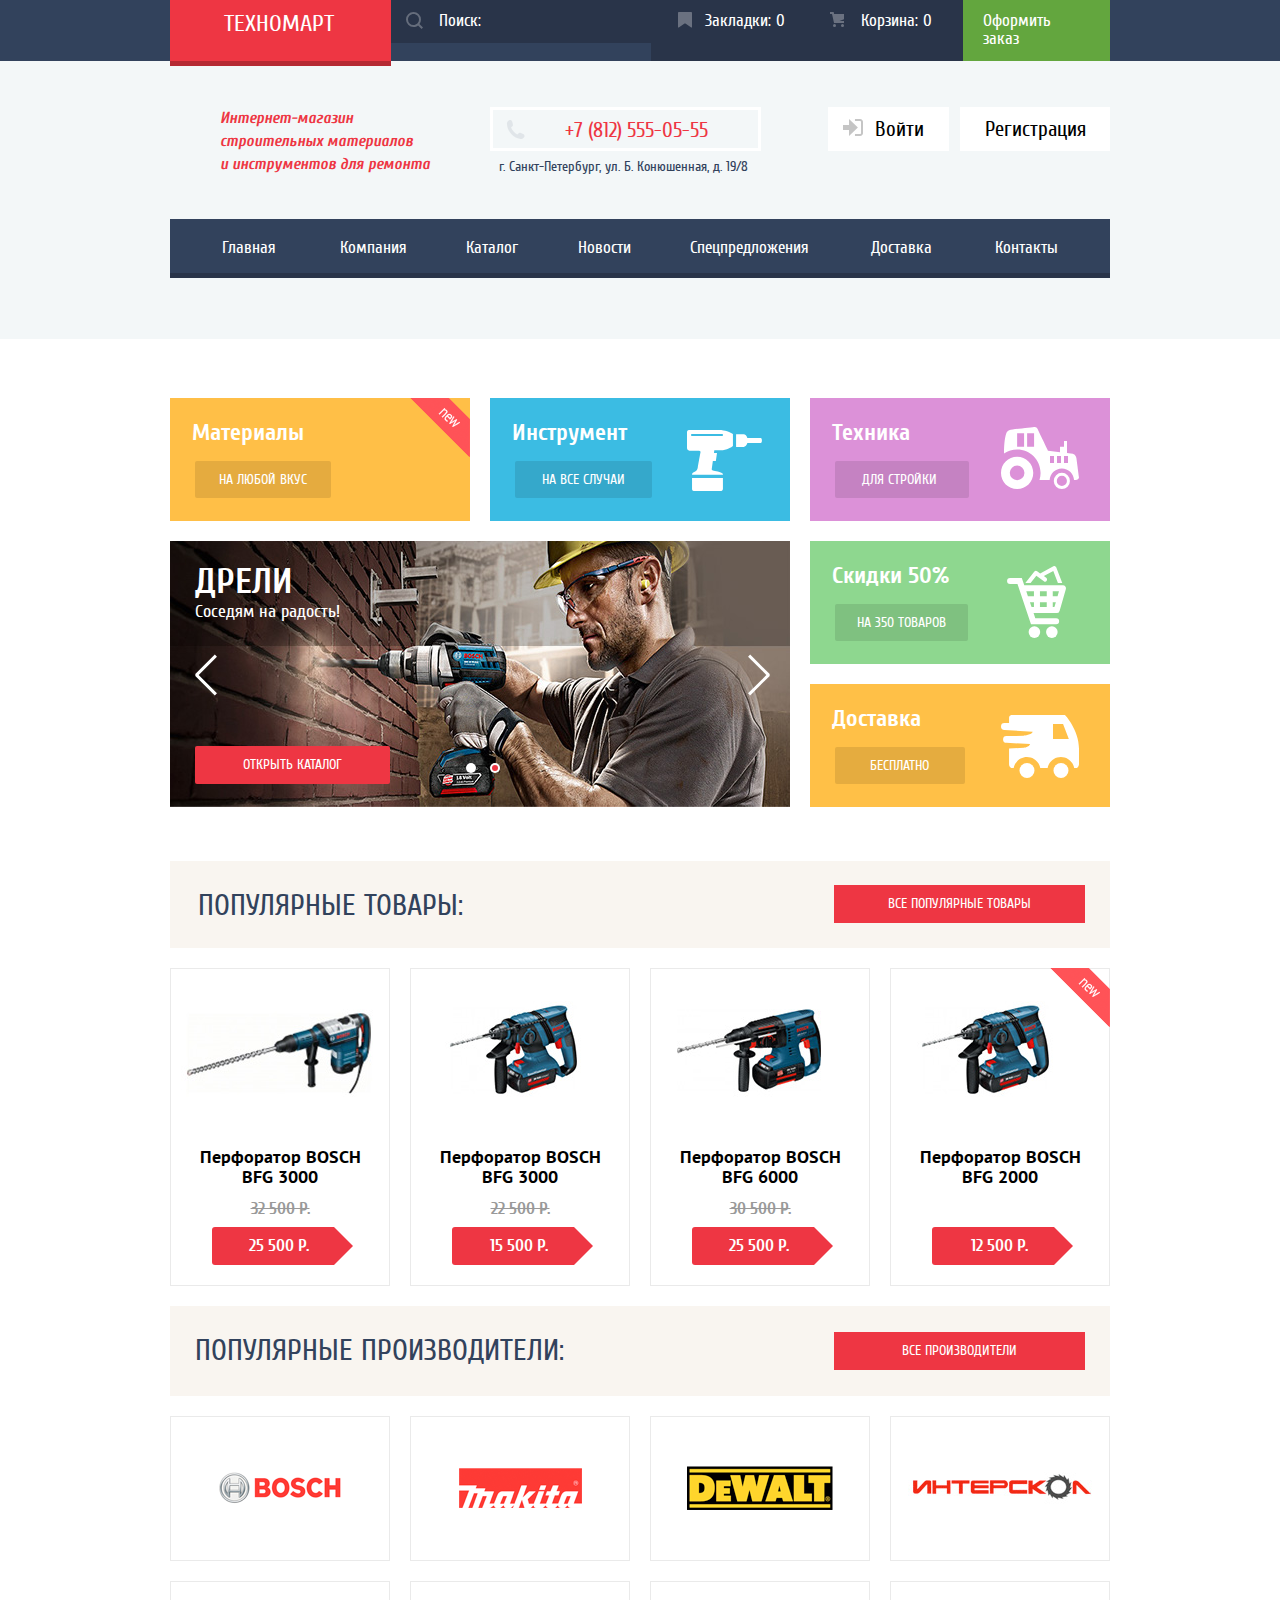
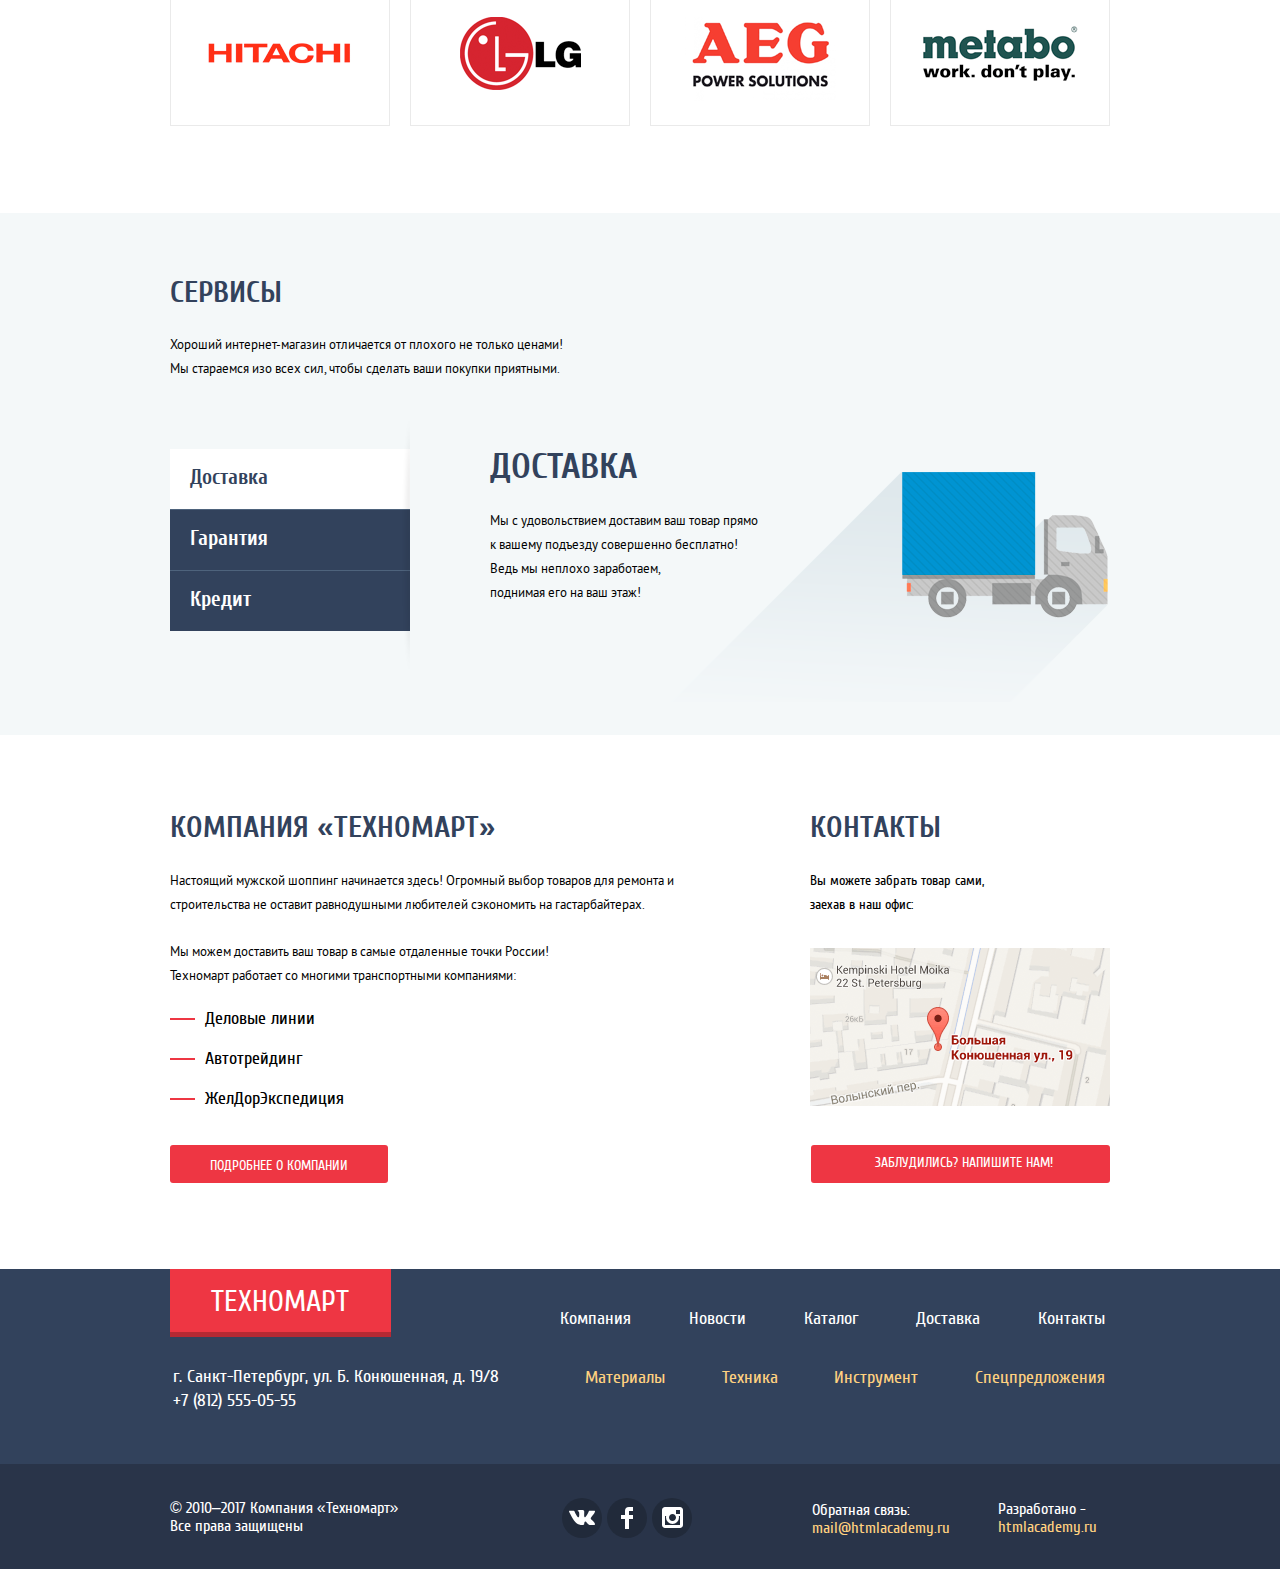
<file: index.html>
<!DOCTYPE html>
<html lang="ru">
  <head>
    <meta charset="utf-8">
    <title>HTML Academy: Техномарт</title>
    <link href="https://fonts.googleapis.com/css?family=Cuprum:400,700&amp;subset=cyrillic" rel="stylesheet">
    <link href="css/normalize.css" rel="stylesheet">
    <link rel="stylesheet" href="css/style.min.css">
  </head>

  <body>
    <header class="main-header">
      <section class="top-header">
        <div class="top-header-wrapper">
          <a class="logo logo-header">Техномарт</a>
          <form class="search-header" action="https://htmlacademy.ru" method="GET">
            <input type="search" name="search" id="search-field" placeholder="Поиск:">
            <label class="icon-search" for="search-field">
              <svg xmlns="http://www.w3.org/2000/svg" width="17" height="17" viewBox="0 0 17 17"><path fill="#ffffff" d="M17 15.586l-3.542-3.542A7.465 7.465 0 0 0 15 7.5 7.5 7.5 0 1 0 7.5 15c1.71 0 3.282-.579 4.544-1.542L15.586 17 17 15.586zM2 7.5C2 4.467 4.467 2 7.5 2 10.532 2 13 4.467 13 7.5c0 3.032-2.468 5.5-5.5 5.5A5.506 5.506 0 0 1 2 7.5z"/></svg>
              <span class="visually-hidden">Поле поиска</span>
            </label>
          </form>
          <a class="bookmarks" href="#">Закладки:<span>0</span></a>
          <a class="basket" href="#">Корзина:<span>0</span></a>
          <a class="to-order" href="#">Оформить заказ</a>
        </div>
      </section>

      <section class="middle-header">
        <div class="middle-header-wrapper">
          <h1 class="main-title">Интернет-магазин строительных материалов &#160; и инструментов для ремонта</h1>
            <div class="contacts">
            <p class="phone">+7 (812) 555-05-55</p>
            <p class="address">г. Санкт-Петербург, ул. Б. Конюшенная, д. 19/8</p>
          </div>
          <div class="user-log">
            <a class="login-link" href="#"><svg xmlns="http://www.w3.org/2000/svg" width="20" height="17" viewBox="0 0 20 17"><path fill="#c5c5c5" d="M14.875 8.5L6 0v6H0v5h6v6z"/><path fill="#c5c5c5" d="M16.986 15.01h-5.027V17h5.027c2.178 0 3.004-1.81 3.029-3.026V3.028C19.99 1.811 19.164 0 16.986 0h-5.027v1.99h5.027c.839 0 .992.681 1.01 1.057v10.904c-.017.376-.171 1.059-1.01 1.059z"/></svg>Войти</a>
            <a class="registration-link" href="#">Регистрация</a>
          </div>
          <div class="bottom-header">
            <ul class="main-navigation">
              <li class="main-navigation-item"><a href="index.html">Главная</a></li>
              <li class="main-navigation-item"><a href="#">Компания</a></li>
              <li class="main-navigation-item"><a href="catalog.html">Каталог</a></li>
              <li class="main-navigation-item"><a href="#">Новости</a></li>
              <li class="main-navigation-item"><a href="#">Спецпредложения</a></li>
              <li class="main-navigation-item"><a href="#">Доставка</a></li>
              <li class="main-navigation-item"><a href="#">Контакты</a></li>
            </ul>
          </div>
        </div>
      </section>
    </header>

    <main>
      <div class="container">
        <section class="features">
          <h2 class="visually-hidden">Товары и услуги</h2>
          <ul class="goods-list">
            <li class="goods-item goods-item-materials">
              <h3 class="features-title">Материалы</h3>
              <a class="features-button features-button-materials" href="#">На любой вкус</a>
            </li>
            <li class="goods-item goods-item-tool">
              <h3 class="features-title">Инструмент</h3>
              <a class="features-button features-button-tool" href="#">На все случаи</a>
            </li>
            <li class="goods-item goods-item-technics">
              <h3 class="features-title">Техника</h3>
              <a class="features-button features-button-technics" href="#">Для стройки</a>
            </li>
          </ul>

          <div class="features-wrapper">
            <div class="features-slider">
              <input class="visually-hidden" type="radio" id="product-1" name="toggle">
              <input class="visually-hidden" type="radio" id="product-2" name="toggle" checked>
              <div class="slider-controls">
                <label class="slider-controls-item slider-controls-item--1" for="product-1">Переключатель на первый слайд</label>
                <label class="slider-controls-item slider-controls-item--2" for="product-2">Переключатель на второй слайд</label>
              </div>
              <ul class="slider-controls-buttons">
                <li class="slider-control-one"><span class="visually-hidden">Переключатель на первый слайд</span></li>
                <li class="slider-control-two slide-off"><span class="visually-hidden">Переключатель на второй слайд</span></li>
              </ul>
              <ul class="features-slider-list">
                <li class="features-slider-item">
                  <h3 class="features-slider-title">Перфораторы</h3>
                  <p class="features-slider-description">Настоящие мужские игрушки</p>
                  <a class="slider-item-button button" href="catalog.html">Открыть каталог</a>
                </li>
                <li class="features-slider-item">
                  <h3 class="features-slider-title">Дрели</h3>
                  <p class="features-slider-description">Соседям на радость!</p>
                  <a class="slider-item-link" href="catalog.html">Открыть каталог</a>
                </li>
              </ul>
            </div>

            <ul class="features-list">
              <li class="features-item features-item-discount">
                <h3 class="features-title">Скидки 50%</h3>
                <a class="features-button features-button-discount" href="#">На 350 товаров</a>
              </li>
              <li class="features-item features-item-delivery">
                <h3 class="features-title">Доставка</h3>
                <a class="features-button features-button-delivery" href="#">Бесплатно</a>
              </li>
            </ul>
          </div>
        </section>

        <section class="popular-goods">
          <div class="popular-goods-header">
            <h2 class="popular-goods-title">Популярные товары:</h2>
            <a class="button popular-goods-button" href="#">Все популярные товары</a>
          </div>
          <ul class="popular-goods-list">
            <li class="catalog-item catalog-item-index">
              <div class="actions">
                <a href="#" class="buy">Купить</a>
                <a href="#" class="bookmark">В закладки</a>
              </div>
              <div class="image">
                <img src="img/bfg-9000.jpg" width="214" height="135" alt="Перфоратор BOSCH BFG 9000">
              </div>
              <div class="catalog-item-title">Перфоратор BOSCH BFG 3000</div>
              <div class="old-price">32 500 Р.</div>
              <div class="new-price">25 500 Р.</div>
            </li>
            <li class="catalog-item catalog-item-index">
              <div class="actions">
                <a href="#" class="buy">Купить</a>
                <a href="#" class="bookmark">В закладки</a>
              </div>
              <div class="image">
                <img src="img/bfg-3000.jpg" width="214" height="135" alt="Перфоратор BOSCH BFG 3000">
              </div>
              <div class="catalog-item-title">Перфоратор BOSCH BFG 3000</div>
              <div class="old-price">22 500 Р.</div>
              <div class="new-price">15 500 Р.</div>
            </li>
            <li class="catalog-item catalog-item-index">
              <div class="actions">
                <a href="#" class="buy">Купить</a>
                <a href="#" class="bookmark">В закладки</a>
              </div>
              <div class="image">
                <img src="img/bfg-6000.jpg" width="214" height="135" alt="Перфоратор BOSCH BFG 6000">
              </div>
              <div class="catalog-item-title">Перфоратор BOSCH BFG 6000</div>
              <div class="old-price">30 500 Р.</div>
              <div class="new-price">25 500 Р.</div>
            </li>
            <li class="catalog-item catalog-item-index">
              <div class="actions">
                <a href="#" class="buy">Купить</a>
                <a href="#" class="bookmark">В закладки</a>
              </div>
              <div class="image">
                <img src="img/bfg-2000.jpg" width="214" height="135" alt="Перфоратор BOSCH BFG 2000">
              </div>
              <div class="catalog-item-title">Перфоратор BOSCH BFG 2000</div>
              <div class="old-price old-price-hidden">22 500 Р.</div>
              <div class="new-price">12 500 Р.</div>
            </li>
          </ul>
        </section>

        <section class="popular-produsers">
          <div class="popular-produsers-header">
            <h2 class="popular-produsers-title">Популярные производители:</h2>
            <a class="button popular-produsers-button" href="#">Все производители</a>
          </div>
          <ul class="popular-produsers-list">
            <li class="popular-produsers-item produsers-item-bosch">
              <a href="#">
                <span class="visually-hidden">Производитель Bosch</span>
              </a>
            </li>
            <li class="popular-produsers-item produsers-item-makita">
              <a href="#">
                <span class="visually-hidden">Производитель Makita</span>
              </a>
            </li>
            <li class="popular-produsers-item produsers-item-dewalt">
              <a href="#"><span class="visually-hidden">Производитель Dewalt</span></a>
            </li>
            <li class="popular-produsers-item produsers-item-interskol">
              <a href="#">
                <span class="visually-hidden">Производитель Interskol</span>
              </a>
            </li>
            <li class="popular-produsers-item produsers-item-hitachi">
              <a href="#">
                <span class="visually-hidden">Производитель Hitachi</span>
              </a>
            </li>
            <li class="popular-produsers-item produsers-item-lg">
              <a href="#">
                <span class="visually-hidden">Производитель LG</span>
              </a>
            </li>
            <li class="popular-produsers-item produsers-item-aeg">
              <a href="#">
                <span class="visually-hidden">Производитель AEG</span>
              </a>
            </li>
            <li class="popular-produsers-item produsers-item-metabo">
              <a href="#">
                <span class="visually-hidden">Производитель Metabo</span>
              </a>
            </li>
          </ul>
        </section>
      </div>

      <section class="services">
        <div class="container">
          <h2 class="services-title">Сервисы</h2>
          <p class="services-description">Хороший интернет-магазин отличается от плохого не только ценами!
          Мы стараемся изо всех сил, чтобы сделать ваши покупки приятными.</p>
          <div class="services-slider">
            <input class="visually-hidden" type="radio" id="service-1" name="service-toggle" checked>
            <input class="visually-hidden" type="radio" id="service-2" name="service-toggle">
            <input class="visually-hidden" type="radio" id="service-3" name="service-toggle">
            <div class="services-slider-controls">
              <label class="services-slider-controls-item services-slider-controls-item--1" for="service-1">Доставка</label>
              <label class="services-slider-controls-item services-slider-controls-item--2" for="service-2">Гарантия</label>
              <label class="services-slider-controls-item services-slider-controls-item--3" for="service-3">Кредит</label>
            </div>
            <ul class="services-slider-list">
              <li class="services-slider-item services-slider-item-delivery">
                <h3 class="services-slider-title">Доставка</h3>
                <p class="services-slider-description services-slider-description-delivery">Мы с удовольствием доставим ваш товар прямо<br> к вашему подъезду совершенно бесплатно! Ведь мы неплохо заработаем,<br> поднимая его на ваш этаж!</p>
              </li>
              <li class="services-slider-item services-slider-item-guarantee">
                <h3 class="services-slider-title">Гарантия</h3>
                <p class="services-slider-description services-slider-description-guarantee">Если купленный у нас товар поломается или заискрит,<br> а также в случае пожара, спровоцированного его возгоранием,  вы всегда можете быть уверены в нашей гарантии. Мы обменяем сгоревший товар на новый.<br> Дом уж восстановите как-нибудь сами.</p>
              </li>
              <li class="services-slider-item services-slider-item-credit">
                <h3 class="services-slider-title">Кредит</h3>
                <p class="services-slider-description services-slider-description-credit">Залезть в долговую яму стало проще!<br>Кредитные консультанты придут вам на помощь.</p>
                <a class="button services-link">Отправить заявку</a>
              </li>
            </ul>
          </div>
        </div>
      </section>

      <div class="container">
        <section class="about-us">
          <div class="about-us-description">
            <h2 class="about-us-title">Компания &laquo;Техномарт&raquo;</h2>
            <p>Настоящий мужской шоппинг начинается здесь! Огромный выбор товаров для ремонта и строительства не оставит равнодушными любителей сэкономить на гастарбайтерах.</p>
            <h3>Мы можем доставить ваш товар в самые отдаленные точки России! Техномарт работает со многими транспортными компаниями:</h3>
            <ul class="about-us-list">
              <li class="about-us-item">Деловые линии</li>
              <li class="about-us-item">Автотрейдинг</li>
              <li class="about-us-item">ЖелДорЭкспедиция</li>
            </ul>
            <a class="button about-us-button" href="#">Подробнее о компании</a>
          </div>
          <div class="about-us-contacts">
            <h2 class="about-us-title">Контакты</h2>
            <p class="map-title">Вы можете забрать товар сами, заехав в наш офис:</p>
              <a class="modal-map-open">
                <span class="visually-hidden">Карта проезда</span>
                <img src="img/map.png" width="300" height="158" alt="Карта">
              </a>
            <a class="button write-us">Заблудились? Напишите нам!</a>
          </div>
        </section>
      </div>
    </main>

    <footer class="main-footer">
      <section class="top-footer">
        <div class="container container-top-footer">
          <a class="logo logo-footer">Техномарт
            <span class="visually-hidden">Логотип магазина Техномарт</span>
          </a>
          <div class="footer-contacts">
            <p class="footer-address">г. Санкт-Петербург, ул. Б. Конюшенная, д. 19/8</p>
            <p class="footer-phone">+7 (812) 555-05-55</p>
          </div>

          <div class="footer-navigation">
            <ul class="footer-main-navigation">
              <li>
                <a href="#">Компания</a>
              </li>
              <li>
                <a href="#">Новости</a>
              </li>
              <li>
                <a href="catalog.html">Каталог</a>
              </li>
              <li>
                <a href="#">Доставка</a>
              </li>
              <li>
                <a href="#">Контакты</a>
              </li>
            </ul>

            <ul class="footer-catalog-navigation">
              <li>
                <a href="#">Материалы</a>
              </li>
              <li>
                <a href="#">Техника</a>
              </li>
              <li>
                <a href="#">Инструмент</a>
              </li>
              <li>
                <a href="#">Спецпредложения</a>
              </li>
            </ul>
          </div>
        </div>
      </section>

      <section class="bottom-footer">
        <div class="container container-bottom-footer">
          <div class="copyright">
            <p>© 2010–2017 Компания «Техномарт» Все права защищены</p>
          </div>
          <ul class="footer-social">
            <li class="footer-social-vk">
              <a href="#"><span class="visually-hidden">Вконтакте</span></a>
            </li>
            <li class="footer-social-fb">
              <a href="#"><span class="visually-hidden">Фейсбук</span></a>
            </li>
            <li class="footer-social-insta">
              <a href="#"><span class="visually-hidden">Инстаграм</span></a>
            </li>
          </ul>
          <div class="feedback">
            <p class="feedback-title">Обратная связь:</p>
            <a href="https://htmlacademy.ru/intensive/htmlcss">mail@htmlacademy.ru</a>
          </div>
          <div class="developed">
            <p class="developed-title">Разработано -</p>
            <a href="#">htmlacademy.ru</a>
          </div>
        </div>
      </section>
    </footer>

    <section class="modal-form">
      <form action="https://echo.htmlacademy.ru" method="post">
        <div class="modal-form-top">
          <p class="modal-form-item modal-form-name">
            <label for="name">Ваше имя:</label>
            <input type="text" name="name" id="name" placeholder="Имя Фамилия">
          </p>
          <p class="modal-form-item modal-form-email">
            <label for="email">Ваш e-mail:</label>
            <input type="text" name="email" id="email" placeholder="email@example.com">
          </p>
          <p class="modal-form-item modal-form-text">
            <label for="text-letter">Текст письма:</label>
            <textarea id="text-letter" name="letter" rows="6" cols="20" placeholder="В свободной форме"></textarea>
          </p>
        </div>
        <div class="modal-form-bottom">
          <button class="button button-write-us" type="submit">Отправить</button>
        </div>
      </form>
      <button class="modal-form-close" type="button"><span class="visually-hidden">Закрыть</span></button>
    </section>

    <section class="modal-map">
      <h2 class="visually-hidden">Большая карта проезда</h2>
      <iframe src="https://www.google.com/maps/embed?pb=!1m18!1m12!1m3!1d1998.603787258688!2d30.32085335131078!3d59.9387164817872!2m3!1f0!2f0!3f0!3m2!1i1024!2i768!4f13.1!3m3!1m2!1s0x4696310fca145cc1%3A0x42b32648d8238007!2z0JHQvtC70YzRiNCw0Y8g0JrQvtC90Y7RiNC10L3QvdCw0Y8g0YPQuy4sIDE5LzgsINCh0LDQvdC60YIt0J_QtdGC0LXRgNCx0YPRgNCzLCDQoNC-0YHRltGPLCAxOTExODY!5e0!3m2!1suk!2sua!4v1537084008995" width="940" height="446" style="border:0" allowfullscreen></iframe>
      <button class="modal-map-close" type="button"><span class="visually-hidden">Закрыть</span></button>
    </section>

    <script src="js/script.min.js" type="text/javascript"></script>

  </body>
</html>
</file>
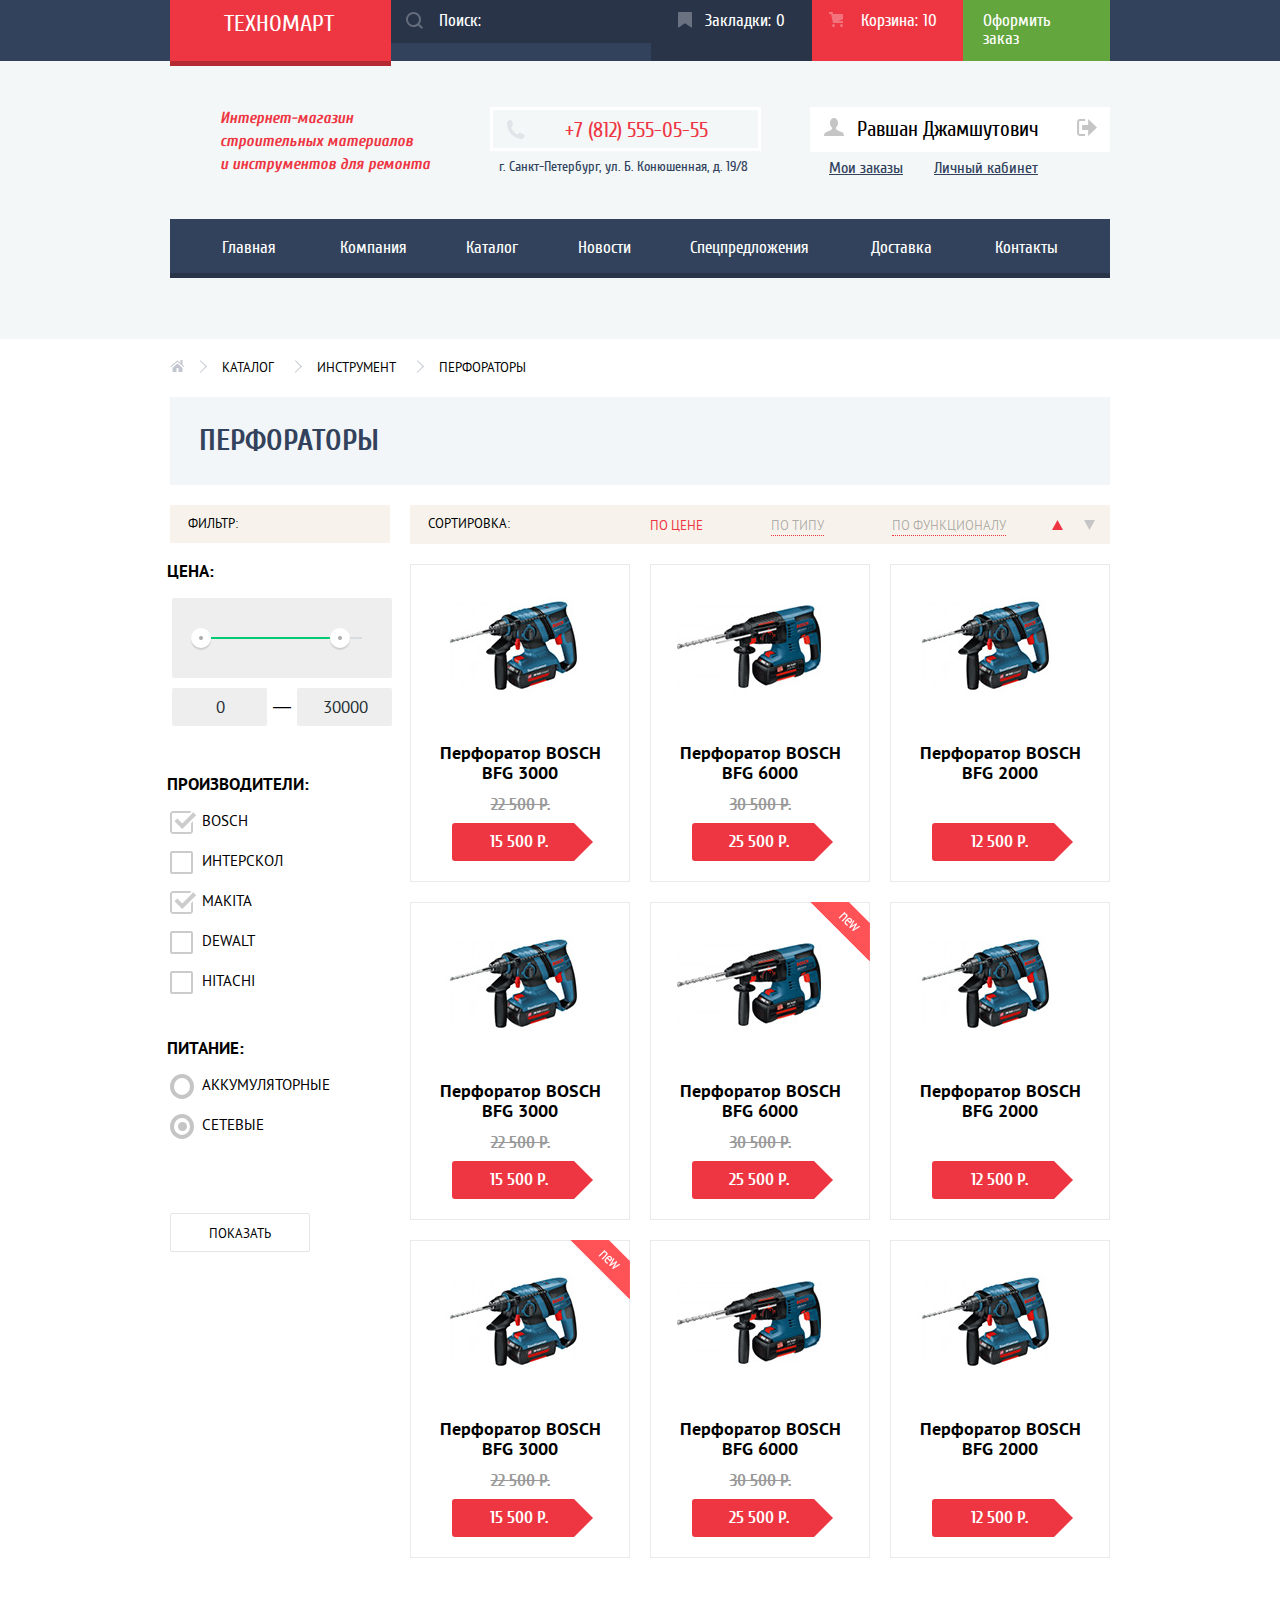
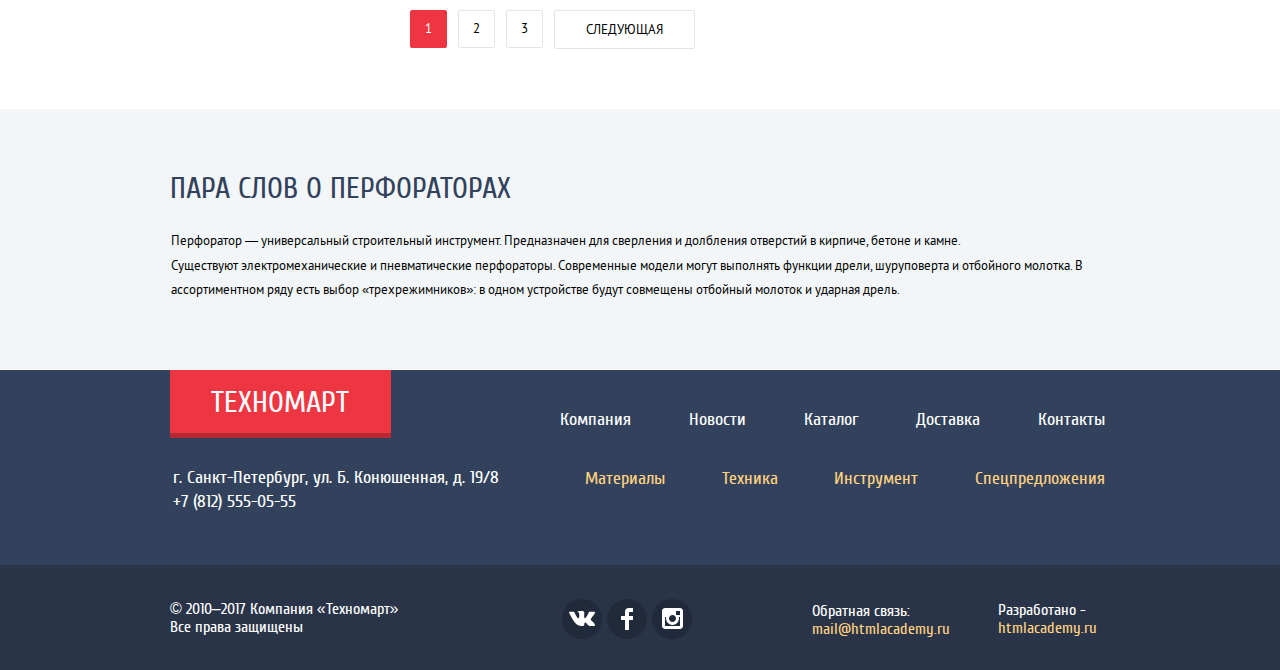
<file: catalog.html>
<!DOCTYPE html>
<html lang="ru">
  <head>
    <meta charset="utf-8">
    <title>HTML Academy: Техномарт</title>
    <link href="https://fonts.googleapis.com/css?family=Cuprum:400,700&amp;subset=cyrillic" rel="stylesheet">
    <link href="css/normalize.css" rel="stylesheet">
    <link rel="stylesheet" href="css/style.min.css">
  </head>

  <body>
    <header class="main-header">
      <section class="top-header">
        <div class="top-header-wrapper">
          <a class="logo logo-header" href="index.html">Техномарт</a>
          <form class="search-header" action="https://htmlacademy.ru" method="GET">
            <input type="search" name="search" id="search-field" placeholder="Поиск:">
            <label class="icon-search" for="search-field">
              <svg xmlns="http://www.w3.org/2000/svg" width="17" height="17" viewBox="0 0 17 17"><path fill="#ffffff" d="M17 15.586l-3.542-3.542A7.465 7.465 0 0 0 15 7.5 7.5 7.5 0 1 0 7.5 15c1.71 0 3.282-.579 4.544-1.542L15.586 17 17 15.586zM2 7.5C2 4.467 4.467 2 7.5 2 10.532 2 13 4.467 13 7.5c0 3.032-2.468 5.5-5.5 5.5A5.506 5.506 0 0 1 2 7.5z"/></svg>
              <span class="visually-hidden">Поле поиска</span>
            </label>
          </form>
          <a class="bookmarks bookmarks-catalog" href="#">Закладки:<span>0</span></a>
          <a class="basket basket-catalog" href="#">Корзина:<span>10</span></a>
          <a class="to-order to-order-catalog" href="#">Оформить заказ</a>
        </div>
      </section>

      <section class="middle-header middle-header-catalog">
        <div class="middle-header-wrapper">
          <h1 class="main-title">Интернет-магазин строительных материалов &#160; и инструментов для ремонта</h1>
          <div class="contacts">
            <p class="phone">+7 (812) 555-05-55</p>
            <p class="address">г. Санкт-Петербург, ул. Б. Конюшенная, д. 19/8</p>
          </div>
          <div class="user-log user-log-inner-page">
            <div class="user-name">
              <a class="profile" href="#"><svg xmlns="http://www.w3.org/2000/svg" width="20" height="18" viewBox="0 0 20 18"><path fill="#c5c5c5" d="M17.881 14.166c-2.144-.735-4.256-1.666-5.207-2.39-.657-.501-.77-1.618-.517-2.415 1.118-.903 1.864-2.477 1.864-4.278C14.021 2.276 12.221 0 10 0S5.979 2.276 5.979 5.083c0 1.801.746 3.374 1.863 4.277.253.798.141 1.915-.517 2.416-.95.724-3.063 1.654-5.207 2.39S0 18 0 18h20s.025-3.099-2.119-3.834z"/></svg>Равшан Джамшутович</a>
              <a class="exit" href="#"><svg xmlns="http://www.w3.org/2000/svg" width="21" height="17" viewBox="0 0 21 17"><g fill="#c5c5c5"><path fill="#c5c5c5" d="M21 8.5L12.125 0v6h-6v5h6v6z"/><path fill="#c5c5c5" d="M3.106 13.952V3.048c.018-.376.171-1.057 1.01-1.057h5.027V0H4.116C1.938 0 1.112 1.81 1.087 3.027v10.946C1.112 15.189 1.938 17 4.116 17h5.027v-1.99H4.116c-.839 0-.992-.683-1.01-1.058z"/></g></svg>Вийти с профиля</a>
            </div>
            <div class="user-links">
              <a class="my-orders" href="#">Мои заказы</a>
              <a class="my-profile" href="#">Личный кабинет</a>
            </div>
          </div>
          <div class="bottom-header">
            <ul class="main-navigation">
              <li class="main-navigation-item"><a href="index.html">Главная</a></li>
              <li class="main-navigation-item"><a href="#">Компания</a></li>
              <li class="main-navigation-item"><a href="catalog.html">Каталог</a></li>
              <li class="main-navigation-item"><a href="#">Новости</a></li>
              <li class="main-navigation-item"><a href="#">Спецпредложения</a></li>
              <li class="main-navigation-item"><a href="#">Доставка</a></li>
              <li class="main-navigation-item"><a href="#">Контакты</a></li>
            </ul>
          </div>
        </div>
      </section>
    </header>

    <main>
      <div class="container">
        <ul class="breadcrumbs">
          <li>
            <a href="catalog.html">Каталог</a>
          </li>
          <li>
            <a href="tools.html">Инструмент</a>
          </li>
          <li class="breadcrumbs-current">Перфораторы</li>
        </ul>
        <h2 class="catalog-title">Перфораторы</h2>
        <div class="catalog-columns">
          <section class="filters">
            <form class="filter" method="get" action="https://echo.htmlacademy.ru">
              <h3 class="filter-title">Фильтр:</h3>
              <fieldset class="range-filter">
                <legend>Цена:</legend>
                <div class="range-controls">
                  <div class="scale">
                    <div class="bar"></div>
                  </div>
                  <div class="toggle min-toggle"></div>
                  <div class="toggle max-toggle"></div>
                </div>
                <div class="price-controls">
                  <input class="min-price" type="text" value="0">
                  <span>&mdash;</span>
                  <input class="max-price" type="text" value="30000">
                </div>
              </fieldset>
              <fieldset class="checkbox-filter">
                <legend class="checkbox-title">Производители:</legend>
                <ul class="checkbox-list">
                  <li class="filter-option filter-option-checkbox">
                    <input class="visually-hidden filter-input filter-input-checkbox" type="checkbox" name="bosch" id="filter-bosch" checked>
                    <label for="filter-bosch" tabindex="0">Bosch</label>
                  </li>
                  <li class="filter-option filter-option-checkbox">
                    <input class="visually-hidden filter-input filter-input-checkbox" type="checkbox" name="interskol" id="filter-interskol">
                    <label for="filter-interskol" tabindex="0">Интерскол</label>
                  </li>
                  <li class="filter-option filter-option-checkbox">
                    <input class="visually-hidden filter-input filter-input-checkbox" type="checkbox" name="makita" id="filter-makita" checked>
                    <label for="filter-makita" tabindex="0">Makita</label>
                  </li>
                  <li class="filter-option filter-option-checkbox">
                    <input class="visually-hidden filter-input filter-input-checkbox" type="checkbox" name="dewalt" id="filter-dewalt">
                    <label for="filter-dewalt" tabindex="0">Dewalt</label>
                  </li>
                  <li class="filter-option filter-option-checkbox">
                    <input class="visually-hidden filter-input filter-input-checkbox" type="checkbox" name="hitachi" id="filter-hitachi">
                    <label for="filter-hitachi" tabindex="0">Hitachi</label>
                  </li>
                </ul>
              </fieldset>
              <fieldset class="radio-filter">
                <legend>Питание:</legend>
                <ul class="radio-list">
                  <li class="filter-option filter-option-radio">
                    <input class="visually-hidden filter-input filter-input-radio" type="radio" name="product-group" id="filter-rechargeable" value="rechargeable" checked>
                    <label for="filter-rechargeable" tabindex="0">Аккумуляторные</label>
                  </li>
                  <li class="filter-option filter-option-radio">
                    <input class="visually-hidden filter-input filter-input-radio" type="radio" name="product-group" id="filter-network" value="network" checked>
                    <label for="filter-network" tabindex="0">Сетевые</label>
                  </li>
                </ul>
              </fieldset>
              <button type="submit" class="filter-button button">Показать</button>
            </form>
          </section>

          <section class="catalog">
            <div class="sort">
              <p class="sort-title">Сортировка:</p>
              <ul class="sort-list">
                <li class="sort-item sort-item-current"><a href="#">По цене</a></li>
                <li class="sort-item"><a href="#">По типу</a></li>
                <li class="sort-item"><a href="#">По функционалу</a></li>
                <li class="down-dir sort-item-current"><a href="#"><svg xmlns="http://www.w3.org/2000/svg" width="11" height="10" viewBox="0 0 11 10"><path fill="#c5c5c5" d="M5.5 0L0 10h11z"/></svg></a></li>
                <li class="up-dir"><a href="#"><svg xmlns="http://www.w3.org/2000/svg" width="11" height="10" viewBox="0 0 11 10"><path fill="#c5c5c5" d="M5.5 0L0 10h11z"/></svg></a></li>
              </ul>
            </div>
            <ul class="catalog-list">
              <li class="catalog-item catalog-item-catalog">
                <div class="actions">
                  <a href="#" class="buy">Купить</a>
                  <a href="#" class="bookmark">В закладки</a>
                </div>
                <div class="image">
                  <img src="img/bfg-3000.jpg" width="214" height="135" alt="Перфоратор BOSCH BFG 3000">
                </div>
                <div class="catalog-item-title">Перфоратор BOSCH BFG 3000</div>
                <div class="old-price">22 500 Р.</div>
                <div class="new-price">15 500 Р.</div>
              </li>
              <li class="catalog-item catalog-item-catalog">
                <div class="actions">
                  <a href="#" class="buy">Купить</a>
                  <a href="#" class="bookmark">В закладки</a>
                </div>
                <div class="image">
                  <img src="img/bfg-6000.jpg" width="214" height="135" alt="Перфоратор BOSCH BFG 6000">
                </div>
                <div class="catalog-item-title">Перфоратор BOSCH BFG 6000</div>
                <div class="old-price">30 500 Р.</div>
                <div class="new-price">25 500 Р.</div>
              </li>
              <li class="catalog-item catalog-item-catalog">
                <div class="actions">
                  <a href="#" class="buy">Купить</a>
                  <a href="#" class="bookmark">В закладки</a>
                </div>
                <div class="image">
                  <img src="img/bfg-2000.jpg" width="214" height="135" alt="Перфоратор BOSCH BFG 2000">
                </div>
                <div class="catalog-item-title">Перфоратор BOSCH BFG 2000</div>
                <div class="old-price old-price-hidden">22 500 Р.</div>
                <div class="new-price">12 500 Р.</div>
              </li>
              <li class="catalog-item catalog-item-catalog">
                <div class="actions">
                  <a href="#" class="buy">Купить</a>
                  <a href="#" class="bookmark">В закладки</a>
                </div>
                <div class="image">
                  <img src="img/bfg-3000.jpg" width="214" height="135" alt="Перфоратор BOSCH BFG 3000">
                </div>
                <div class="catalog-item-title">Перфоратор BOSCH BFG 3000</div>
                <div class="old-price">22 500 Р.</div>
                <div class="new-price">15 500 Р.</div>
              </li>
              <li class="catalog-item catalog-item-catalog">
                <div class="actions">
                  <a href="#" class="buy">Купить</a>
                  <a href="#" class="bookmark">В закладки</a>
                </div>
                <div class="image">
                  <img src="img/bfg-6000.jpg" width="214" height="135" alt="Перфоратор BOSCH BFG 6000">
                </div>
                <div class="catalog-item-title">Перфоратор BOSCH BFG 6000</div>
                <div class="old-price">30 500 Р.</div>
                <div class="new-price">25 500 Р.</div>
              </li>
              <li class="catalog-item catalog-item-catalog">
                <div class="actions">
                  <a href="#" class="buy">Купить</a>
                  <a href="#" class="bookmark">В закладки</a>
                </div>
                <div class="image">
                  <img src="img/bfg-2000.jpg" width="214" height="135" alt="Перфоратор BOSCH BFG 2000">
                </div>
                <div class="catalog-item-title">Перфоратор BOSCH BFG 2000</div>
                <div class="old-price old-price-hidden">22 500 Р.</div>
                <div class="new-price">12 500 Р.</div>
              </li>
              <li class="catalog-item catalog-item-catalog">
                <div class="actions">
                  <a href="#" class="buy">Купить</a>
                  <a href="#" class="bookmark">В закладки</a>
                </div>
                <div class="image">
                  <img src="img/bfg-3000.jpg" width="214" height="135" alt="Перфоратор BOSCH BFG 3000">
                </div>
                <div class="catalog-item-title">Перфоратор BOSCH BFG 3000</div>
                <div class="old-price">22 500 Р.</div>
                <div class="new-price">15 500 Р.</div>
              </li>
              <li class="catalog-item catalog-item-catalog">
                <div class="actions">
                  <a href="#" class="buy">Купить</a>
                  <a href="#" class="bookmark">В закладки</a>
                </div>
                <div class="image">
                  <img src="img/bfg-6000.jpg" width="214" height="135" alt="Перфоратор BOSCH BFG 6000">
                </div>
                <div class="catalog-item-title">Перфоратор BOSCH BFG 6000</div>
                <div class="old-price">30 500 Р.</div>
                <div class="new-price">25 500 Р.</div>
              </li>
              <li class="catalog-item catalog-item-catalog">
                <div class="actions">
                  <a href="#" class="buy">Купить</a>
                  <a href="#" class="bookmark">В закладки</a>
                </div>
                <div class="image">
                  <img src="img/bfg-2000.jpg" width="214" height="135" alt="Перфоратор BOSCH BFG 2000">
                </div>
                <div class="catalog-item-title">Перфоратор BOSCH BFG 2000</div>
                <div class="old-price old-price-hidden">22 500 Р.</div>
                <div class="new-price">12 500 Р.</div>
              </li>
            </ul>
            <ul class="pagination-list">
              <li class="pagination-item pagination-item-current"><a href="#">1</a></li>
              <li class="pagination-item" ><a href="#">2</a></li>
              <li class="pagination-item"><a href="#">3</a></li>
              <li class="pagination-item pagination-item-next"><a href="#">Cледующая</a></li>
            </ul>
          </section>
        </div>
      </div>

      <section class="about-goods">
        <div class="container">
          <h2 class="about-goods-title">Пара слов о перфораторах</h2>
            <p>Перфоратор — универсальный строительный инструмент. Предназначен для сверления и долбления отверстий в кирпиче, бетоне и камне.</p>
            <p> Существуют электромеханические и пневматические перфораторы. Современные модели могут выполнять функции дрели, шуруповерта и отбойного молотка. В ассортиментном ряду есть выбор «трехрежимников»: в одном устройстве будут совмещены отбойный молоток и ударная дрель.</p>
        </div>
      </section>
    </main>

    <footer class="main-footer">
      <section class="top-footer">
        <div class="container container-top-footer">
          <a class="logo logo-footer" href="index.html">Техномарт</a>
          <div class="footer-contacts">
            <p class="footer-address">г. Санкт-Петербург, ул. Б. Конюшенная, д. 19/8</p>
            <p class="footer-phone">+7 (812) 555-05-55</p>
          </div>

          <div class="footer-navigation">
            <ul class="footer-main-navigation">
              <li>
                <a href="#">Компания</a>
              </li>
              <li>
                <a href="#">Новости</a>
              </li>
              <li>
                <a href="catalog.html">Каталог</a>
              </li>
              <li>
                <a href="#">Доставка</a>
              </li>
              <li>
                <a href="#">Контакты</a>
              </li>
            </ul>

            <ul class="footer-catalog-navigation">
              <li>
                <a href="#">Материалы</a>
              </li>
              <li>
                <a href="#">Техника</a>
              </li>
              <li>
                <a href="#">Инструмент</a>
              </li>
              <li>
                <a href="#">Спецпредложения</a>
              </li>
            </ul>
          </div>
        </div>
      </section>

      <section class="bottom-footer">
        <div class="container container-bottom-footer">
          <div class="copyright">
            <p>© 2010–2017 Компания «Техномарт» Все права защищены</p>
          </div>
          <ul class="footer-social">
            <li class="footer-social-vk">
              <a href="#"><span class="visually-hidden">Вконтакте</span></a>
            </li>
            <li class="footer-social-fb">
              <a href="#"><span class="visually-hidden">Фейсбук</span></a>
            </li>
            <li class="footer-social-insta">
              <a href="#"><span class="visually-hidden">Инстаграм</span></a>
            </li>
          </ul>
          <div class="feedback">
            <p class="feedback-title">Обратная связь:</p>
            <a href="#">mail@htmlacademy.ru</a>
          </div>
          <div class="developed">
            <p class="developed-title">Разработано -</p>
            <a href="https://htmlacademy.ru/intensive/htmlcss">htmlacademy.ru</a>
          </div>
        </div>
      </section>
    </footer>

    <section class="modal-catalog">
      <div class="modal-catalog-top">
        <p class="modal-catalog-title">Товар добавлен в корзину</p>
      </div>
      <div class="modal-catalog-bottom">
        <button class="button draw-up-button" type="submit">Оформить заказ</button>
        <button class="button continue-button" type="button">Продолжить покупки</button>
      </div>
      <button class="modal-catalog-close" type="button"><span class="visually-hidden">Закрыть</span></button>
    </section>

    <script src="js/script.min.js" type="text/javascript"></script>

  </body>
</html>
</file>
<file: css/style.min.css>
@-webkit-keyframes bounce-form{0%{-webkit-transform:translateY(-2000px);transform:translateY(-2000px)}70%{-webkit-transform:translateY(30px);transform:translateY(30px)}90%{-webkit-transform:translateY(-10px);transform:translateY(-10px)}to{-webkit-transform:translateY(0);transform:translateY(0)}}@keyframes bounce-form{0%{-webkit-transform:translateY(-2000px);transform:translateY(-2000px)}70%{-webkit-transform:translateY(30px);transform:translateY(30px)}90%{-webkit-transform:translateY(-10px);transform:translateY(-10px)}to{-webkit-transform:translateY(0);transform:translateY(0)}}@-webkit-keyframes shake{0%,to{-webkit-transform:translateX(0);transform:translateX(0)}10%,30%,50%,70%,90%{-webkit-transform:translateX(-10px);transform:translateX(-10px)}20%,40%,60%,80%{-webkit-transform:translateX(10px);transform:translateX(10px)}}@keyframes shake{0%,to{-webkit-transform:translateX(0);transform:translateX(0)}10%,30%,50%,70%,90%{-webkit-transform:translateX(-10px);transform:translateX(-10px)}20%,40%,60%,80%{-webkit-transform:translateX(10px);transform:translateX(10px)}}@-webkit-keyframes bounce-catalog{0%{-webkit-transform:translateY(-2000px);transform:translateY(-2000px)}70%{-webkit-transform:translateY(30px);transform:translateY(30px)}90%{-webkit-transform:translateY(-10px);transform:translateY(-10px)}to{-webkit-transform:translateY(0);transform:translateY(0)}}@keyframes bounce-catalog{0%{-webkit-transform:translateY(-2000px);transform:translateY(-2000px)}70%{-webkit-transform:translateY(30px);transform:translateY(30px)}90%{-webkit-transform:translateY(-10px);transform:translateY(-10px)}to{-webkit-transform:translateY(0);transform:translateY(0)}}@font-face{font-family:"Cuprum";src:url(../fonts/cuprum.woff2) format("woff2"),url(../fonts/cuprum.woff) format("woff");font-weight:400;font-style:normal}@font-face{font-family:"Cuprum";src:url(../fonts/cuprumbold.woff2) format("woff2"),url(../fonts/cuprumbold.woff) format("woff");font-weight:700;font-style:normal}@font-face{font-family:"Cuprum";src:url(../fonts/cuprumitalic.woff2) format("woff2"),url(../fonts/cuprumitalic.woff) format("woff");font-weight:400;font-style:italic}@font-face{font-family:"Cuprum";src:url(../fonts/cuprumbolditalic.woff2) format("woff2"),url(../fonts/cuprumbolditalic.woff) format("woff");font-weight:700;font-style:italic}@font-face{font-family:"PTSans";src:local("PTSans"),url(../fonts/ptsans.woff2) format("woff2"),url(../fonts/ptsans.woff) format("woff");font-weight:400;font-style:normal}@font-face{font-family:"PTSans";src:local("PTSans"),url(../fonts/ptsansbold.woff2) format("woff2"),url(../fonts/ptsansbold.woff) format("woff");font-weight:700;font-style:normal}body{min-width:1200px;margin:0;padding:0;font-family:"Cuprum",Arial,sans-serif;font-size:18px;line-height:24px;font-weight:400;color:#000}a{text-decoration:none}.visually-hidden:not(:focus):not(:active),input[type=checkbox].visually-hidden,input[type=radio].visually-hidden{position:absolute;width:1px;height:1px;margin:-1px;border:0;padding:0;white-space:nowrap;-webkit-clip-path:inset(100%);clip-path:inset(100%);clip:rect(0 0 0 0);overflow:hidden}.main-navigation{margin:0}.goods-list,.main-navigation{list-style:none;padding:0}.features-list,.popular-goods-list,.slider-controls-buttons{list-style:none;margin:0;padding:0}.popular-produsers-list{list-style:none;padding:0}.services-slider-list{margin:0}.about-us-list,.breadcrumbs,.footer-catalog-navigation,.footer-main-navigation,.footer-social,.services-slider-list{list-style:none;padding:0}.checkbox-list,.radio-list,.sort-list{list-style:none;margin:0;padding:0}.catalog-list,.pagination-list{list-style:none;padding:0}.container{width:940px;margin:0 auto;padding:0 20px}.middle-header-wrapper,.top-header-wrapper{width:940px;margin:0 auto;padding:0 20px;display:-webkit-box;display:-ms-flexbox;display:flex}.top-header{line-height:18px}.bottom-header,.top-header{color:#fff;background-color:#32425c;font-size:17px}.top-footer .logo,.top-header-wrapper .logo{display:inline-block;vertical-align:middle;font-size:24px;line-height:24px;text-transform:uppercase;font-family:"Cuprum",Arial,sans-serif;padding:12px 57px 6px 54px;color:#fff;background-color:#ee3643;box-shadow:0 5px 0 0 #b52933}.top-header-wrapper .logo:hover{background-color:#ca2c37;box-shadow:0 5px 0 0 #9a212a}.top-header-wrapper .logo:focus{background-color:#ba2732;box-shadow:0 5px 0 0 #8e1e26}.search-header input[type=search],.top-header-wrapper .basket,.top-header-wrapper .bookmarks{font-family:Cuprum;font-size:17px;line-height:18px;background-color:#293449;color:#fff;border:0}.top-header .search-header{position:relative;width:260px}.search-header svg{position:absolute;top:12px;left:15px}.search-header input[type=search]{width:260px;padding:12px 7px 13px 48px;cursor:pointer}.search-header path{fill:#656d7c}.search-header input[type=search]::-webkit-input-placeholder{color:#fff;font-size:17px;line-height:18px;font-family:Cuprum}.search-header input[type=search]:-moz-placeholder,.search-header input[type=search]::-moz-placeholder{color:#fff;font-size:17px;line-height:18px;font-family:Cuprum}.search-header input[type=search]:-ms-input-placeholder{color:#fff;font-size:17px;line-height:18px;font-family:Cuprum}.search-header:hover input,.top-header-wrapper .basket:hover,.top-header-wrapper .bookmarks:hover{background-color:#212a3a}.search-header input:focus{background-color:#fff;color:#000}.search-header:hover path{fill:#fff}.search-header:active path{fill:#949aa4}.search-header input[type=search]:focus+.icon-search path{fill:#ee3643}.bookmarks{display:block;position:relative;padding:12px 28px 13px 54px}.bookmarks-catalog{padding-right:27px}.basket span,.bookmarks span{padding-left:5px}.basket{display:block;position:relative;padding:12px 31px 13px 48px}.basket::before,.bookmarks::before{content:"";position:absolute;width:14px;height:16px;top:12px;left:27px;background-image:url(../img/icon-bookmark.svg);background-repeat:no-repeat;background-position:0 0;opacity:.3}.basket::before{left:17px;background-image:url(../img/icon-cart.svg)}.basket:hover::before,.bookmarks:hover::before{opacity:1}.basket:active::before,.bookmarks:active::before{opacity:.5}.top-header-wrapper .basket:active,.top-header-wrapper .bookmarks:active{background-color:#161d29;color:rgba(255,255,255,.6)}.top-header-wrapper .to-order{display:block;color:#fff;background-color:#63a63e;font-size:17px;line-height:18px;border:0;padding:12px 20px 13px;font-family:Cuprum}.top-header-wrapper .to-order:hover{background-color:#5fbb2d}.top-header-wrapper .to-order:active{background-color:#518534;color:rgba(255,255,255,.6)}.middle-header{padding-top:25px;background-color:#f3f7f8;min-height:253px;margin-bottom:59px}.middle-header-catalog{margin-bottom:0}.middle-header-wrapper{-webkit-box-pack:justify;-ms-flex-pack:justify;justify-content:space-between;-ms-flex-wrap:wrap;flex-wrap:wrap}.main-title{color:#ee3643;font-size:16px;line-height:23px;font-style:italic;width:210px;padding:10px 40px 10px 50px}.contacts,.user-log{width:300px}.middle-header .phone{position:relative;color:#ee3643;font-size:21px;line-height:21px;width:244px;border:3px solid #fff;text-align:center;padding:10px 0 7px 21px;margin-bottom:0}.middle-header .phone::before{content:"";position:absolute;width:19px;height:19px;top:10px;left:13px;background-image:url(../img/icon-phone.svg);background-repeat:no-repeat;background-position:0 0;opacity:.3}.middle-header .address{color:#32425c;font-size:14px;line-height:24px;text-align:center;width:253px;margin-top:4px;margin-left:7px}.user-log{display:-webkit-box;display:-ms-flexbox;display:flex}.login-link,.registration-link{display:block;margin-top:21px;height:20px;font-size:21px;line-height:21px}.registration-link{padding:12px 10px}.login-link{margin-left:18px;width:86px;text-align:center;padding:12px 23px 12px 12px}.login-link svg{padding-right:12px}.registration-link{margin-left:auto;width:130px;text-align:center}.login-link:hover,.registration-link:hover{color:#ee3643}.login-link:active,.registration-link:active{color:rgba(0,0,0,.3)}.user-log a{color:#000;font-size:21px;line-height:21px;background-color:#fff}.bottom-header{margin-top:23px;width:940px;line-height:17px}.main-navigation{display:-webkit-box;display:-ms-flexbox;display:flex;flex-wrap:wrap;box-shadow:0 5px 0 0 #293449}.main-navigation a{display:inline-block;vertical-align:middle;padding:19px 31px 18px;text-align:center;color:#fff}.main-navigation-item:nth-child(1) a{padding:20px 34px 17px 52px}.main-navigation-item:nth-child(2) a{padding:20px 32px 17px 30px}.main-navigation-item:nth-child(3) a{padding:20px 35px 17px 27px}.main-navigation-item:nth-child(4) a{padding:20px 37px 17px 25px}.main-navigation-item:nth-child(5) a,.main-navigation-item:nth-child(6) a{padding:20px 40px 17px 22px}.main-navigation-item:nth-child(7) a{padding:20px 51px 17px 23px}.main-navigation li:hover{background-color:#293449}.main-navigation li:active{background-color:#1d2739}.main-navigation a:active{color:rgba(255,255,255,.5)}.features{color:#fff}.features-title{font-size:24px;line-height:30px;font-weight:700;margin-left:22px;margin-top:20px;margin-bottom:19px}.features a{color:#fff;background-color:rgba(0,0,0,.1);font-size:14px;line-height:18px;text-transform:uppercase;border-radius:2px}.features a:hover{background-color:rgba(0,0,0,.2)}.features a:active{background-color:rgba(0,0,0,.3)}.features-button{margin-left:25px}.features-button-materials{padding:11px 24px 10px}.features-button-tool{padding:11px 27px 10px}.features-button-technics{padding:11px 32px 10px 27px}.features-button-discount{padding:11px 22px 10px}.features-button-delivery{padding:11px 36px 10px 35px}.goods-list{display:-webkit-box;display:-ms-flexbox;display:flex;-webkit-box-pack:justify;-ms-flex-pack:justify;justify-content:space-between;margin:0 0 20px}.goods-item{position:relative;width:300px;min-height:123px}.features-item::after,.goods-item::after{content:"";position:absolute}.goods-item-materials{background-color:#ffbf47}.goods-item-materials::after{width:46px;height:67px;top:30px;right:41px;background-image:url(../img/icon-1.svg);background-repeat:no-repeat;background-position:0 0}.goods-item-tool{background-color:#3bbce3}.goods-item-technics::after,.goods-item-tool::after{width:77px;height:63px;top:32px;right:26px;background-image:url(../img/icon-2.svg);background-repeat:no-repeat;background-position:0 0}.goods-item-technics{background-color:#dc91d8}.goods-item-technics::after{width:80px;height:64px;top:29px;right:29px;background-image:url(../img/icon-3.svg)}.features-slider{width:620px;height:266px;position:relative;background-color:#84645a}.slider-controls-buttons li{position:absolute;cursor:pointer}.slider-controls-buttons li:first-child{top:114px;left:25px;width:22px;height:40px}.slider-controls-buttons li:first-child:after,.slider-controls-buttons li:first-child:before{content:"";position:absolute;top:9px;left:-3px;width:28px;height:3px;-webkit-transform:rotate(-45deg);-ms-transform:rotate(-45deg);transform:rotate(-45deg);background-color:#fff}.slider-controls-buttons li:first-child:after{top:28px;-webkit-transform:rotate(45deg);-ms-transform:rotate(45deg);transform:rotate(45deg)}.slider-controls-buttons li:last-child{top:114px;right:20px;width:22px;height:40px}.slider-controls-buttons li:last-child:after,.slider-controls-buttons li:last-child:before{content:"";position:absolute;top:9px;right:-3px;width:28px;height:3px;-webkit-transform:rotate(45deg);-ms-transform:rotate(45deg);transform:rotate(45deg);background-color:#fff}.slider-controls-buttons li:last-child:after{top:28px;-webkit-transform:rotate(-45deg);-ms-transform:rotate(-45deg);transform:rotate(-45deg)}.slider-controls{position:absolute;left:50%;bottom:36px;z-index:100;width:60px;height:18px;text-align:center;font-size:0;-webkit-transform:translateX(-50%);-ms-transform:translateX(-50%);transform:translateX(-50%)}.slider-controls label{position:relative;display:inline-block;width:8px;height:8px;padding:8px;border-radius:50%;cursor:pointer}.slider-controls label::after{content:"";position:absolute;top:10px;left:10px;z-index:1;width:10px;height:10px;background:#fff;border-radius:50%}.features-slider-list{margin:0;padding:0;list-style:none}.features-slider-item{display:none;height:266px}.features-slider-item:nth-child(1),.features-slider-item:nth-child(2){background-image:url(../img/features-slider-1.jpg);background-repeat:no-repeat;background-position:50% 50%}.features-slider-item:nth-child(2){background-image:url(../img/features-slider-2.jpg)}#product-1:checked~.features-slider-list .features-slider-item:nth-child(1),#product-2:checked~.features-slider-list .features-slider-item:nth-child(2),#service-1:checked~.services-slider-list .services-slider-item:nth-child(1),#service-2:checked~.services-slider-list .services-slider-item:nth-child(2),#service-3:checked~.services-slider-list .services-slider-item:nth-child(3){display:block}#product-1:checked~.slider-controls .slider-controls-item--1::before,#product-2:checked~.slider-controls .slider-controls-item--2::before{content:"";position:absolute;left:50%;top:50%;z-index:2;width:6px;height:6px;margin:0;background-color:#ee3643;border-radius:50%}.features-slider-title{font-size:36px;line-height:36px;font-weight:700;text-transform:uppercase;padding-top:23px;padding-left:25px;margin:0}.features-slider-description{padding-left:25px;margin:0 0 122px}.features-slider-item a{display:block;text-align:center;font-size:14px;line-height:18px;background-color:#ee3643;padding:10px;width:175px;margin-left:25px}.features-slider-item a:hover{background-color:#ca2c37}.features-slider-item a:active{background-color:#ba2732}.features-item{position:relative;width:300px;min-height:123px}.features-wrapper{display:-webkit-box;display:-ms-flexbox;display:flex;-webkit-box-pack:justify;-ms-flex-pack:justify;justify-content:space-between;margin-bottom:54px}.features-list .features-title{margin-top:0;padding-top:20px}.features-item-discount{background-color:#8ed78f;margin-bottom:20px}.features-item-delivery::after,.features-item-discount::after{width:61px;height:74px;top:25px;right:42px;background-image:url(../img/icon-4.svg);background-repeat:no-repeat;background-position:0 0}.features-item-delivery{background-color:#ffc047}.features-item-delivery::after{width:80px;height:65px;top:31px;right:29px;background-image:url(../img/icon-5.svg)}.button{font-size:14px;line-height:18px;background-color:#ee3643;color:#fff;border:0}.button:hover{background-color:#ca2c37}.button:active{background-color:#ba2732}.popular-goods-header,.popular-produsers-header{background-color:#f9f5f0;display:-webkit-box;display:-ms-flexbox;display:flex;-webkit-box-align:center;-ms-flex-align:center;align-items:center;width:940px;-webkit-box-pack:justify;-ms-flex-pack:justify;justify-content:space-between;margin-bottom:20px}.popular-goods-title,.popular-produsers-title{font-size:30px;line-height:30px;color:#32425c;text-transform:uppercase}.about-us-title,.services-title{color:#32425c;text-transform:uppercase}.about-goods-title,.catalog-title{text-transform:uppercase}.about-goods-title{color:#32425c}.popular-goods-title{padding:5px;margin-left:23px;font-weight:400;margin-bottom:22px}.popular-goods-button{display:block;margin-right:25px;padding:10px 54px}.about-us-description a,.popular-goods-header a,.popular-produsers-header a{font-size:14px;line-height:18px;color:#fff;background-color:#ee3643;text-transform:uppercase}.popular-goods-list{width:940px;display:flex;justify-content:space-between;flex-wrap:wrap}.catalog-item{position:relative;width:218px;border:1px solid #eaeaea;margin-right:20px;margin-bottom:20px;line-height:20px;font-weight:700;text-align:center}.catalog-item:after{content:"";position:absolute;top:-1px;right:-1px;width:60px;height:60px;text-indent:-1000px;overflow:hidden;z-index:20;background:url(../img/new-flag.png) no-repeat 0 0;display:none}.catalog-item-index:last-child:after{display:block}.catalog-item-catalog:nth-child(5):after,.catalog-item-catalog:nth-child(7):after{display:block}.goods-item-materials:after{content:"";position:absolute;top:0;right:0;width:60px;height:60px;text-indent:-1000px;overflow:hidden;z-index:20;background:url(../img/new-flag.png) no-repeat 0 0}.catalog-item-catalog:nth-child(3n),.catalog-item-index:nth-child(4n){margin-right:0}.catalog-list,.popular-goods-list{font-size:0}.catalog-list{margin:0 0 32px;display:flex;justify-content:space-between;flex-wrap:wrap}.catalog-item .actions{position:absolute;top:0;left:0;width:218px;height:88px;padding:40px 0;background-color:rgba(255,255,255,.9);z-index:10}.actions .buy{border-bottom-color:#367315;color:#fff}.actions .bookmark,.actions .buy{display:block;position:relative;width:129px;margin:0 auto 7px;padding:7px 0;border:3px solid #63a63e;background-color:#63a63e;font-size:14px;font-weight:400;font-family:"Cuprum",sans-serif;line-height:18px;text-decoration:none;text-transform:uppercase;border-radius:3px}.actions .buy::before{content:"";position:absolute;width:20px;height:20px;top:8px;left:9px;background-image:url(../img/icon-cart.svg);background-repeat:no-repeat;background-position:0 0;opacity:.3}.actions .buy:focus::before,.actions .buy:hover::before{opacity:1}.actions .buy:hover{background-color:#5fbb2d;border-color:#5fbb2d #5fbb2d #367315}.actions .buy:focus{background-color:#518534;border-color:#518534}.actions .bookmark{color:#32425c;background:#fff;border-bottom-color:#63a63e}.actions .bookmark:hover{border-color:#32425c}.actions .bookmark:focus{border-color:#c1c6ce}.catalog-item .actions{display:none}.catalog-item:hover .actions{display:block}.catalog-item:hover,.popular-produsers-item a:hover{-webkit-box-shadow:0 10px 25px 0 rgba(41,52,73,.5);box-shadow:0 10px 25px 0 rgba(41,52,73,.5)}.catalog-item .image{width:218px;height:168px}.catalog-item .image img{max-width:100%}.catalog-item .catalog-item-title{font-family:"PTSans",Arial,sans-serif;min-height:40px;padding:0 18px;margin-top:10px;margin-bottom:13px;font-size:18px;font-weight:700}.catalog-item .old-price{min-height:20px;color:#999;text-decoration:line-through;font-size:17px;line-height:18px}.catalog-item .old-price-hidden{color:#fff}.catalog-item .new-price{position:relative;width:80px;margin:7px auto 20px;padding:10px 29px 10px 27px;color:#fff;background:#ee3643;border-radius:3px;font-size:17px;line-height:18px}.catalog-item .new-price:after{content:"";position:absolute;top:0;right:-24px;width:0;height:0;border:19px solid #fff;border-left-color:#ee3643}.popular-produsers-list{font-size:0;margin:0 0 67px;display:flex;justify-content:space-between;flex-wrap:wrap}.popular-produsers-item{width:218px;border:1px solid #eaeaea;margin-right:20px;margin-bottom:20px;text-align:center;height:143px}.footer-social li:nth-child(3n),.popular-produsers-item:nth-child(4n){margin-right:0}.popular-produsers-item a{display:block;text-align:center;height:100%}.produsers-item-bosch a,.produsers-item-makita a{background-image:url(../img/bosch-logo.png);background-repeat:no-repeat;background-position:50% 50%}.produsers-item-makita a{background-image:url(../img/makita-logo.png)}.produsers-item-dewalt a,.produsers-item-hitachi a,.produsers-item-interskol a{background-image:url(../img/dewalt-logo.png);background-repeat:no-repeat;background-position:50% 50%}.produsers-item-hitachi a,.produsers-item-interskol a{background-image:url(../img/interskol-logo.png)}.produsers-item-hitachi a{background-image:url(../img/hitachi-logo.png)}.produsers-item-aeg a,.produsers-item-lg a,.produsers-item-metabo a{background-image:url(../img/lg-logo.png);background-repeat:no-repeat;background-position:50% 50%}.produsers-item-aeg a,.produsers-item-metabo a{background-image:url(../img/aeg-logo.png)}.produsers-item-metabo a{background-image:url(../img/metabo-logo.png)}.popular-produsers-item a:focus{-webkit-box-shadow:0 10px 25px 0 rgba(41,52,73,.5);box-shadow:0 10px 25px 0 rgba(41,52,73,.5);opacity:.3}.popular-produsers-title{padding:5px;margin-left:20px;font-weight:400;margin-right:20px}.popular-produsers-button{display:block;margin-right:25px;padding:10px 68px}.services{background-color:#f4f8f9;padding-bottom:33px}.services-title{font-family:"Cuprum",Arial,sans-serif;font-size:30px;line-height:30px;padding-top:65px}.services-description{font-family:"PTSans",Arial,sans-serif;font-size:13px;width:400px;margin-bottom:68px}.services-slider{position:relative;width:940px;display:flex;justify-content:space-between}.services-slider-controls{position:relative;width:240px;display:-webkit-box;display:-ms-flexbox;display:flex;-webkit-box-orient:vertical;-webkit-box-direction:normal;-ms-flex-direction:column;flex-direction:column}.services-slider-controls:after{content:"";position:absolute;top:-40px;left:230px;width:10px;height:272px;background:url(../img/decor.png) no-repeat;opacity:.25}.services-slider-list{width:620px}.services-slider-controls .services-slider-controls-item{display:block;width:200px;padding:13px 20px 17px;background-color:#32425c;cursor:pointer;font-size:21px;line-height:30px;font-weight:700;border-bottom:1px solid #4e637c;color:#fff}.services-slider-controls .services-slider-controls-item:hover{background-color:#293449}.services-slider-controls .services-slider-controls-item:last-child{border-bottom:none}.services-slider-item{display:none;margin-top:0;padding:0 0 80px;width:630px}.services-slider-item-delivery{padding-bottom:84px}.services-slider-item-guarantee{padding-bottom:60px}.services-slider-item-credit{padding-bottom:90px}.services-slider-item:nth-child(1){background-image:url(../img/delivery.png);background-repeat:no-repeat;background-position:150px 23px}.services-slider-item:nth-child(2){background-image:url(../img/guarantee.png);background-repeat:no-repeat;background-position:239px 1px}.services-slider-item:nth-child(3){background-image:url(../img/credit.png);background-repeat:no-repeat;background-position:165px 0}#service-1:checked~.services-slider-controls .services-slider-controls-item--1,#service-2:checked~.services-slider-controls .services-slider-controls-item--2,#service-3:checked~.services-slider-controls .services-slider-controls-item--3{background-color:#fff;color:#32425c}.services-slider-title{font-size:36px;line-height:36px;color:#32425c;text-transform:uppercase;margin-top:0;margin-bottom:24px}.services-slider-description{font-family:"PTSans",Arial,sans-serif;font-size:13px;line-height:24px;color:#000;width:274px}.services-slider-description-delivery{width:276px;margin-top:0}.services-slider-description-guarantee{width:380px}.services-slider-description-credit{width:300px;margin-bottom:31px}.services-slider-item .services-link{font-family:"Cuprum",Arial,sans-serif;line-height:18px;font-size:14px;padding:10px 45px 10px 44px;border-radius:2px;text-transform:uppercase}.about-us{display:-webkit-box;display:-ms-flexbox;display:flex;-webkit-box-pack:justify;-ms-flex-pack:justify;justify-content:space-between;margin-bottom:86px}.about-us-description{width:540px}.about-us-title{font-size:30px;line-height:30px;margin-top:78px;margin-bottom:26px}.about-us-description h3,.about-us-description p{font-family:"PTSans",Arial,sans-serif;font-size:13px;width:520px;margin-bottom:23px}.about-us-description h3{font-weight:400;width:390px;margin-bottom:21px}.about-us-description a{padding:13px 40px 9px;border-radius:3px}.about-us-list{font-size:18px;line-height:20px;padding-left:35px;margin:0 0 44px}.about-us-list .about-us-item{margin-bottom:20px;position:relative}.about-us-list .about-us-item::before{content:"";position:absolute;width:25px;height:2px;top:9px;left:-35px;background-color:#ee3643}.about-us-contacts{width:300px;position:relative}.about-us-contacts .map-title{font-size:14px;width:180px;margin-bottom:31px}.about-us-contacts .write-us{display:block;font-size:14px;line-height:18px;text-transform:uppercase;font-family:Cuprum;padding:7px 55px 9px 62px;border:2px solid #ee3643;border-radius:3px;margin-top:32px;margin-left:1px}.top-footer .logo-footer{padding:18px 42px 15px 41px;position:absolute;font-size:30px;line-height:30px}.top-footer{background-color:#32425c}.container-top-footer{display:-webkit-box;display:-ms-flexbox;display:flex}.container-top-footer a{font-size:30px;line-height:30px;text-transform:uppercase}.footer-contacts .footer-address{margin-top:96px;margin-left:3px;margin-bottom:0}.footer-contacts .footer-phone{margin-top:0;margin-bottom:51px;margin-left:3px}.footer-navigation{margin-left:auto}.footer-navigation a{font-size:18px;line-height:24px;text-transform:none}.footer-navigation a:hover{text-decoration:underline}.footer-navigation a:focus{opacity:.5;text-decoration:none}.footer-catalog-navigation,.footer-main-navigation{display:-webkit-box;display:-ms-flexbox;display:flex;width:555px;-ms-flex-wrap:wrap;flex-wrap:wrap;-webkit-box-pack:justify;-ms-flex-pack:justify;justify-content:space-between;margin:33px 0 0 auto}.footer-catalog-navigation li,.footer-main-navigation li{padding:5px}.footer-catalog-navigation{width:530px;margin:25px 0 0 auto}.bottom-footer{background-color:#293449;font-size:16px;line-height:18px;color:#fff}.container-bottom-footer{display:-webkit-box;display:-ms-flexbox;display:flex;-webkit-box-pack:justify;-ms-flex-pack:justify;justify-content:space-between}.copyright{margin-top:19px;width:300px;margin-bottom:18px}.copyright p{width:230px}.footer-social{display:-webkit-box;display:-ms-flexbox;display:flex;-ms-flex-wrap:wrap;flex-wrap:wrap;width:130px;margin:34px 0 0 74px}.footer-social li{width:40px;height:40px;border-radius:50%;background-color:#212a3a;margin-right:5px}.footer-social li:hover{background-color:#ee3643}.footer-social-fb,.footer-social-insta,.footer-social-vk{background-image:url(../img/icon-vk.svg);background-repeat:no-repeat;background-position:50% 50%}.footer-social-fb,.footer-social-insta{background-image:url(../img/icon-fb.svg)}.footer-social-insta{background-image:url(../img/icon-insta.svg)}.feedback{margin:21px 0 0 101px}.feedback p{margin-bottom:0}.developed,.feedback{width:140px}.developed p{margin:36px 0 0 28px}.developed a{margin-left:28px}.footer-contacts,.footer-main-navigation a{color:#fff}.developed a,.feedback a,.footer-catalog-navigation a{color:#ffd180}.developed a:hover,.feedback a:hover{text-decoration:underline}.developed a:focus,.feedback a:focus{text-decoration:none;color:#ee3643}.write-form{font-size:18px;line-height:18px}.top-header-wrapper .basket-catalog{background-color:#ee3643;padding:12px 26px 13px 49px}.top-header-wrapper .basket-catalog:hover{background-color:#ca2c37}.top-header-wrapper .basket-catalog:focus{background-color:#ba2732}.user-name{background-color:#fff;font-size:21px;line-height:21px;padding:11px 9px 7px 11px;margin-top:21px}.user-log-inner-page{width:300px;display:-webkit-box;display:-ms-flexbox;display:flex;-webkit-box-orient:vertical;-webkit-box-direction:normal;-ms-flex-direction:column;flex-direction:column}.user-log-inner-page a{background-color:inherit;color:#32425c;font-size:16px;line-height:18px;text-decoration:none}.user-name .profile{position:relative;font-size:21px;line-height:21px;color:#000;padding-left:3px}.user-name .profile:focus{color:rgba(0,0,0,.3)}.profile svg{padding-right:13px}.user-name .exit{font-size:0;display:inline-block}.exit svg{padding-left:32px}.exit:hover path,.profile:hover path{fill:#32425c}.exit:focus path{fill:rgba(0,0,0,.3)}.user-links{padding-top:4px}.user-links a{color:#32425c;text-decoration:underline}.user-links a:hover{color:#ee3643}.user-links a:focus{color:rgba(0,0,0,.3)}.user-links .my-orders{margin-left:19px}.user-links .my-profile{margin-left:26px}.catalog-title{color:#32425c;font-size:30px;line-height:30px;background-color:#f2f6f8;padding:29px;margin-bottom:20px;margin-top:0}.breadcrumbs{font-family:"PTSans",Arial,sans-serif;font-size:13px;line-height:18px;text-transform:uppercase;display:-webkit-box;display:-ms-flexbox;display:flex;-ms-flex-wrap:wrap;flex-wrap:wrap;position:relative;margin:20px 0 20px 52px}.breadcrumbs li{position:relative;margin-right:43px}.breadcrumbs li:last-child{margin-right:0}.breadcrumbs a,.sort-list a:hover{color:#000}.breadcrumbs::before{content:"";position:absolute;width:14px;height:14px;background-image:url(../img/icon-home.svg);background-repeat:no-repeat;background-position:50% 50%;left:-52px}.breadcrumbs li::before{content:"";position:absolute;width:8px;height:8px;left:-26px;top:3px;background-color:#fff;border-top:1px solid #c5c9d1;border-right:1px solid #c5c9d1;-webkit-transform:rotate(45deg);-ms-transform:rotate(45deg);transform:rotate(45deg)}.catalog-columns{display:-webkit-box;display:-ms-flexbox;display:flex;-webkit-box-pack:justify;-ms-flex-pack:justify;justify-content:space-between}.filters{width:220px}.catalog{width:700px}.filter .filter-title{background-color:#f7f3ec;font-size:13px;line-height:18px;text-transform:uppercase;margin-top:0;padding:10px 0 10px 18px;font-weight:400}.filter fieldset{border:0;padding:0}.filter legend{text-transform:uppercase;font-size:17px;line-height:30px;font-weight:700;margin-left:-5px;margin-bottom:12px}.range-filter{width:220px}.range-controls{position:relative;height:80px;margin-bottom:10px;padding:0 30px;background:#eee;overflow:hidden;border-radius:2px}.scale{margin-top:39px;height:2px;background:#d7dcde}.bar{height:2px;background:#00ca74;width:140px}.toggle{position:absolute;top:30px;left:19px;width:4px;height:4px;border:8px solid #fff;background:#ababab;cursor:pointer;border-radius:50%;-webkit-box-shadow:0 2px 1px #cfcfcf;box-shadow:0 2px 1px #cfcfcf}.max-toggle{left:158px}.price-controls{text-transform:uppercase;display:-webkit-box;display:-ms-flexbox;display:flex;-webkit-box-pack:justify;-ms-flex-pack:justify;justify-content:space-between}.filter .filter-title,.filter legend,.filter ul,.price-controls input{font-family:"PTSans",Arial,sans-serif}.price-controls input{color:#283136;width:48px;padding:10px 23px 10px 24px;border:0;background:#eee;text-align:center;border-radius:2px;margin-bottom:43px;font-size:17px;line-height:18px}.price-controls span{margin-top:7px}.filter ul{font-size:15px;line-height:20px;text-transform:uppercase}.filter-option{padding-left:30px;margin-bottom:20px}.checkbox-title{margin-bottom:12px}.checkbox-filter .filter-option:last-child{margin-bottom:42px}.radio-filter .filter-option:last-child{margin-bottom:78px}.filter-option label{display:block;position:relative;cursor:pointer}.filter-option-checkbox label::before{content:"";position:absolute;left:-32px;top:0;width:19px;height:19px;border:2px solid #000;border-radius:2px;opacity:.2}.filter-option-checkbox:hover label::before{opacity:.4}.filter-input-checkbox:checked~label::before{width:27px;height:23px;border:0;background-image:url(../img/checkbox-on.svg);background-repeat:no-repeat;background-position:0 0}.filter-input-checkbox:disabled~label::before{opacity:.1}.filter-option-radio label::before{content:"";position:absolute;left:-32px;top:-1px;width:16px;height:17px;border:4px solid #c5c5c5;border-radius:50%}.filter-input-radio:hover~label::before{border:4px solid #b5b5b5}.filter-input-radio:disabled~label::before{border:4px solid #e9e9e9}.filter-option-radio label::after{content:"";position:absolute;left:-24px;top:7px;width:9px;height:9px;border-radius:50%;background-color:#c5c5c5;-webkit-transform:scale(0);-ms-transform:scale(0);transform:scale(0)}.filter-input-radio:checked~label::after{-webkit-transform:scale(1);-ms-transform:scale(1);transform:scale(1)}.filter-input-radio:hover~label::after{background-color:#b5b5b5}.filter-input-radio:disabled~label::after{background-color:#e9e9e9}.filter .filter-button{background-color:#fff;color:#000;border:1px solid #e5e5e5;border-radius:2px;padding:11px 38px 8px}.sort,.sort-list{display:-webkit-box;display:-ms-flexbox;display:flex}.sort{font-size:13px;line-height:18px;background-color:#f7f3ec;margin-bottom:20px}.sort-list{flex-wrap:wrap}.filter .filter-button,.sort .sort-list,.sort .sort-title{font-family:"PTSans",Arial,sans-serif;font-size:13px;line-height:18px;text-transform:uppercase}.sort .sort-title{margin:10px 0 10px 18px}.sort .sort-list{margin-left:auto;width:460px}.sort-list .sort-item{margin-top:12px;margin-left:68px;margin-bottom:8px;border-bottom:1px dotted #ee3643}.sort-list a{color:rgba(0,0,0,.3)}.sort-list .sort-item:hover{border-bottom:1px solid #ee3643}.sort-item-current a{color:#ee3643}.sort-list .sort-item-current{margin-left:0;border:0}.down-dir:hover path,.up-dir:hover path{fill:#000}.sort-item-current path{fill:#ee3643}.up-dir svg{-webkit-transform:rotate(180deg);-ms-transform:rotate(180deg);transform:rotate(180deg);right:0}.sort-list .down-dir{margin-left:46px;margin-top:12px}.sort-list .up-dir{border:0;margin-left:21px;margin-top:12px}.to-buy-button{background-color:#63a63e;border-bottom:3px solid #367315;border-radius:2px}.to-bookmarks-button{background-color:#fff;border:3px solid #63a63e;border-radius:2px;color:#000}.pagination-list{display:-webkit-box;display:-ms-flexbox;display:flex;margin:0 0 60px}.pagination-item{margin-right:11px}.pagination-item:last-child{margin-right:0}.pagination-item a{font-family:"PTSans",Arial,sans-serif;display:block;padding:9px 14px;color:#000;background-color:#fff;font-size:13px;line-height:18px;text-transform:uppercase;border:1px solid #e5e5e5;border-radius:2px}.pagination-item a:hover{border:1px solid #bdc6ca}.pagination-item a:focus{border:1px solid #ee3643}.pagination-item-current a{color:#fff;background-color:#ee3643;border:1px solid #ee3643}.pagination-item-next a{padding:10px 31px 9px}.about-goods{background-color:#f2f6f8}.about-goods-title{font-weight:400;padding-top:65px;font-size:30px;line-height:30px;margin-top:0}.about-goods p{font-family:"PTSans",Arial,sans-serif;font-size:13px;line-height:24px;margin:1px}.about-goods p:last-child{padding-bottom:67px}.modal-form{position:fixed;display:none;top:50px;left:50%;width:620px;margin-left:-310px;border-top:7px solid #ee3643;-webkit-box-shadow:0 30px 50px rgba(0,0,0,.7);box-shadow:0 30px 50px rgba(0,0,0,.7);background-color:#fff;z-index:3}.modal-form-show{display:block;-webkit-animation:bounce-form .6s;animation:bounce-form .6s}.modal-form-error{-webkit-animation:shake .6s;animation:shake .6s}.modal-form-top{background-color:#fff;display:-webkit-box;display:-ms-flexbox;display:flex;-webkit-box-pack:justify;-ms-flex-pack:justify;justify-content:space-between;-ms-flex-wrap:wrap;flex-wrap:wrap;width:460px;margin:45px auto 37px}.modal-form .modal-form-item,.modal-form .modal-form-text{display:-webkit-box;display:-ms-flexbox;display:flex;-webkit-box-orient:vertical;-webkit-box-direction:normal;-ms-flex-direction:column;flex-direction:column}.modal-form .modal-form-item{margin:0;width:220px}.modal-form .modal-form-text{width:460px;margin-top:17px}.modal-form-item label{margin-bottom:5px}.modal-form-text label{margin-bottom:7px}.modal-form-item input,.modal-form-item textarea{border:2px solid #dee3e4;border-radius:2px}.modal-form-item input{padding:9px 5px 10px 14px}.modal-form-item textarea{padding:7px 5px 13px 14px}.modal-form-item input::-webkit-input-placeholder,.modal-form-item textarea::-webkit-input-placeholder{color:#a9a9a9;font-size:13px;line-height:18px;font-family:"PTSans",Arial,sans-serif}.modal-form-item input:-moz-placeholder,.modal-form-item input::-moz-placeholder,.modal-form-item textarea:-moz-placeholder,.modal-form-item textarea::-moz-placeholder{color:#a9a9a9;font-size:13px;line-height:18px;font-family:"PTSans",Arial,sans-serif}.modal-form-item input:-ms-input-placeholder,.modal-form-item textarea:-ms-input-placeholder{color:#a9a9a9;font-size:13px;line-height:18px;font-family:"PTSans",Arial,sans-serif}.modal-form-bottom{background-color:#f4f4f4;text-align:center}.modal-catalog-bottom .button,.modal-form-bottom .button-write-us{font-family:"Cuprum",Arial,sans-serif;text-transform:uppercase;border-radius:2px;margin-bottom:37px}.modal-form-bottom .button-write-us{font-size:14px;line-height:18px;padding:10px 199px;margin-top:37px}.modal-form-close{position:absolute;top:8px;right:8px;width:22px;height:22px;font-size:0;border:0;cursor:pointer;background-color:#fff}.modal-form-close::after,.modal-form-close::before{content:"";position:absolute;top:9px;right:-1px;width:25px;height:5px;background-color:#ee3643}.modal-form-close::before{-webkit-transform:rotate(45deg);-ms-transform:rotate(45deg);transform:rotate(45deg)}.modal-form-close::after{-webkit-transform:rotate(-45deg);-ms-transform:rotate(-45deg);transform:rotate(-45deg)}.modal-catalog{position:fixed;display:none;top:120px;left:50%;width:620px;margin-left:-310px;border-top:7px solid #ee3643;-webkit-box-shadow:0 30px 50px rgba(0,0,0,.7);box-shadow:0 30px 50px rgba(0,0,0,.7);z-index:100}.modal-catalog-show{display:block;-webkit-animation:bounce-catalog .6s;animation:bounce-catalog .6s}.modal-catalog-top{background-color:#fff;padding-bottom:6px}.modal-catalog-top::before{content:"";position:absolute;background-color:#63a63e;background-image:url(../img/icon-mark.svg);background-repeat:no-repeat;background-position:50% 50%;top:48px;left:81px;width:66px;height:66px;border-radius:50%}.modal-catalog-title{font-size:30px;line-height:30px;padding-top:65px;padding-bottom:65px;padding-left:45px;margin:0;text-align:center}.modal-catalog-bottom{background-color:#f1f1f1;padding-top:36px}.modal-catalog-bottom .button{border:0}.modal-catalog-bottom .draw-up-button{padding:9px 61px;margin-left:80px;margin-right:14px}.modal-catalog-bottom .continue-button{color:#000;background-color:#fff;padding:9px 46px}.modal-catalog-close{position:absolute;top:8px;right:8px;width:22px;height:22px;font-size:0;border:0;cursor:pointer;background-color:#fff}.modal-catalog-close::after,.modal-catalog-close::before{content:"";position:absolute;top:9px;right:-1px;width:25px;height:5px;background-color:#ee3643}.modal-catalog-close::before{-webkit-transform:rotate(45deg);-ms-transform:rotate(45deg);transform:rotate(45deg)}.modal-catalog-close::after{-webkit-transform:rotate(-45deg);-ms-transform:rotate(-45deg);transform:rotate(-45deg)}.modal-map{position:fixed;display:none;top:50px;left:50%;width:940px;margin-left:-470px;-webkit-box-shadow:0 30px 50px rgba(0,0,0,.7);box-shadow:0 30px 50px rgba(0,0,0,.7);background-color:#fff;z-index:3}.modal-map-show{display:block;-webkit-animation:bounce-form .6s;animation:bounce-form .6s}.modal-map-close{position:absolute;top:8px;right:8px;width:22px;height:22px;font-size:0;border:0;cursor:pointer;background-color:transparent}.modal-map-close::after,.modal-map-close::before{content:"";position:absolute;top:9px;right:-1px;width:25px;height:5px;background-color:#ee3643}.modal-map-close::before{-webkit-transform:rotate(45deg);-ms-transform:rotate(45deg);transform:rotate(45deg)}.modal-map-close::after{-webkit-transform:rotate(-45deg);-ms-transform:rotate(-45deg);transform:rotate(-45deg)}
</file>
